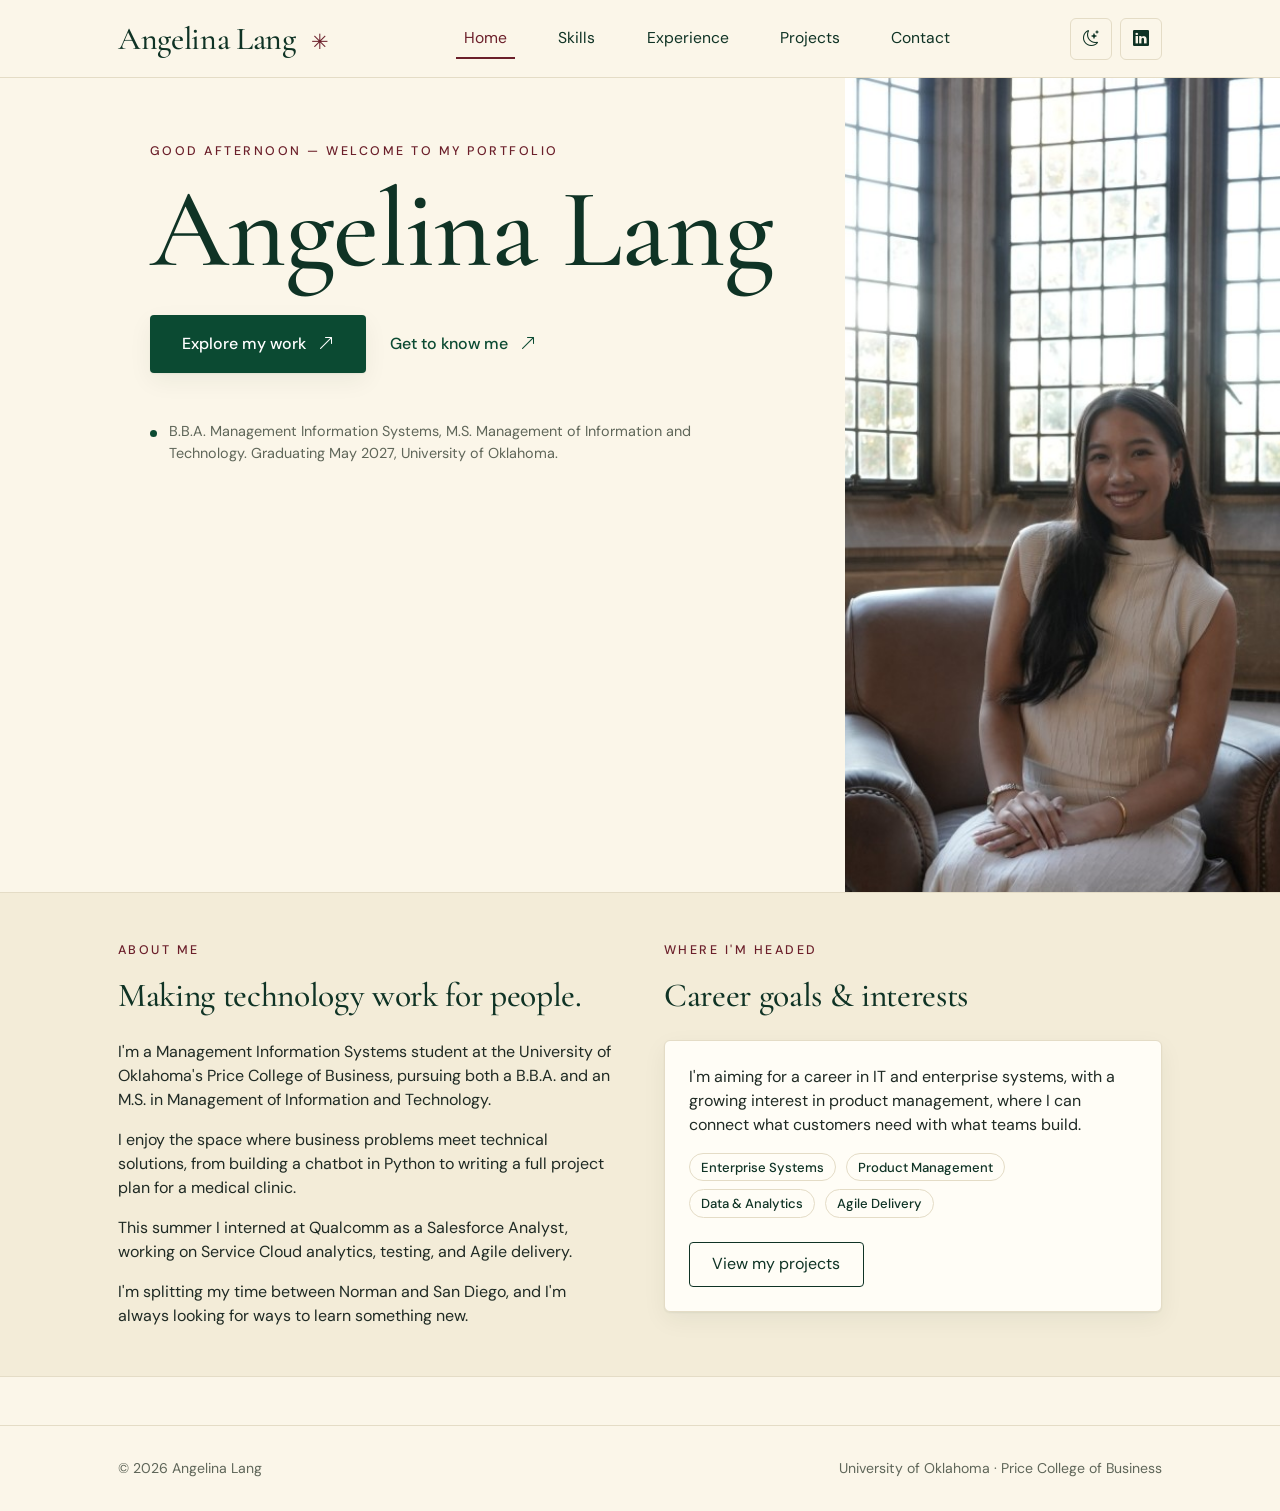
<file: index.html>
<!DOCTYPE html>
<html lang="en" data-theme="light">
<head>
  <meta charset="UTF-8">
  <meta name="viewport" content="width=device-width, initial-scale=1">
  <title>Angelina Lang | Portfolio</title>
  <link rel="preconnect" href="https://fonts.googleapis.com">
  <link href="https://fonts.googleapis.com/css2?family=Cormorant+Garamond:wght@400;500;600&family=DM+Sans:wght@400;500&display=swap" rel="stylesheet">
  <link href="https://cdn.jsdelivr.net/npm/bootstrap@5.3.3/dist/css/bootstrap.min.css" rel="stylesheet">
  <link href="https://cdn.jsdelivr.net/npm/bootstrap-icons@1.11.3/font/bootstrap-icons.min.css" rel="stylesheet">
  <link href="css/style.css" rel="stylesheet">
</head>
<body>

<nav class="navbar navbar-expand-lg site-nav">
  <div class="container-xl px-lg-5">
    <a class="navbar-brand" href="index.html">Angelina Lang <span class="brand-star">&#10035;</span></a>
    <button class="navbar-toggler" type="button" data-bs-toggle="collapse" data-bs-target="#nav" aria-controls="nav" aria-expanded="false" aria-label="Toggle navigation">
      <span class="navbar-toggler-icon"></span>
    </button>
    <div class="collapse navbar-collapse" id="nav">
      <ul class="navbar-nav mx-auto">
        <li class="nav-item"><a class="nav-link active" href="index.html">Home</a></li>
        <li class="nav-item"><a class="nav-link" href="skills.html">Skills</a></li>
        <li class="nav-item"><a class="nav-link" href="experience.html">Experience</a></li>
        <li class="nav-item"><a class="nav-link" href="projects.html">Projects</a></li>
        <li class="nav-item"><a class="nav-link" href="contact.html">Contact</a></li>
      </ul>
      <div class="d-flex gap-2 mt-3 mt-lg-0">
        <button id="themeToggle" class="btn-icon" type="button" aria-label="Toggle dark mode"><i class="bi bi-moon-stars"></i></button>
        <a class="btn-icon" href="https://www.linkedin.com/in/your-linkedin-handle" target="_blank" rel="noopener" aria-label="LinkedIn"><i class="bi bi-linkedin"></i></a>
      </div>
    </div>
  </div>
</nav>

<main>
  <section class="hero position-relative">
    <div class="container-xl px-lg-5">
      <div class="row">
        <div class="col-lg-8">
          <div class="hero-copy d-flex flex-column justify-content-center h-100">
            <p class="eyebrow mb-0" id="greeting">At the intersection of business &amp; technology</p>
            <h1 class="hero-name">Angelina Lang</h1>
            <div class="d-flex flex-wrap align-items-center gap-4 mb-5">
              <a href="projects.html" class="btn btn-forest">Explore my work <i class="bi bi-arrow-up-right ms-2"></i></a>
              <a href="experience.html" class="link-arrow">Get to know me <i class="bi bi-arrow-up-right"></i></a>
            </div>
            <div class="hero-meta">
              <span class="dot"></span>
              <span>B.B.A. Management Information Systems, M.S. Management of Information and Technology. Graduating May 2027, University of Oklahoma.</span>
            </div>
          </div>
        </div>
      </div>
    </div>
    <div class="hero-photo">
      <div class="placeholder">AL</div>
      <img src="images/headshot.jpg" alt="Portrait of Angelina Lang" onerror="this.style.display='none'">
    </div>
  </section>

  <section class="block band">
    <div class="container-xl px-lg-5">
      <div class="row g-5 align-items-start">
        <div class="col-md-6">
          <p class="eyebrow">About me</p>
          <h2 class="section-title">Making technology work for people.</h2>
          <p>I'm a Management Information Systems student at the University of Oklahoma's Price College of Business, pursuing both a B.B.A. and an M.S. in Management of Information and Technology.</p>
          <p>I enjoy the space where business problems meet technical solutions, from building a chatbot in Python to writing a full project plan for a medical clinic.</p>
          <p>This summer I interned at Qualcomm as a Salesforce Analyst, working on Service Cloud analytics, testing, and Agile delivery.</p>
          <p class="mb-0">I'm splitting my time between Norman and San Diego, and I'm always looking for ways to learn something new.</p>
        </div>
        <div class="col-md-6">
          <p class="eyebrow">Where I'm headed</p>
          <h2 class="section-title">Career goals &amp; interests</h2>
          <div class="card lift">
            <div class="card-body p-4">
              <p>I'm aiming for a career in IT and enterprise systems, with a growing interest in product management, where I can connect what customers need with what teams build.</p>
              <div>
                <span class="badge badge-soft">Enterprise Systems</span>
                <span class="badge badge-soft">Product Management</span>
                <span class="badge badge-soft">Data &amp; Analytics</span>
                <span class="badge badge-soft">Agile Delivery</span>
              </div>
              <a href="projects.html" class="btn btn-outline-forest mt-3">View my projects</a>
            </div>
          </div>
        </div>
      </div>
    </div>
  </section>
</main>

<footer class="site-footer">
  <div class="container-xl px-lg-5 d-flex flex-wrap justify-content-between">
    <span>&copy; <span id="year">2026</span> Angelina Lang</span>
    <span>University of Oklahoma &middot; Price College of Business</span>
  </div>
</footer>

<button id="backToTop" type="button" aria-label="Back to top"><i class="bi bi-arrow-up"></i></button>

<script src="https://cdn.jsdelivr.net/npm/bootstrap@5.3.3/dist/js/bootstrap.bundle.min.js"></script>
<script src="js/script.js"></script>
</body>
</html>
</file>
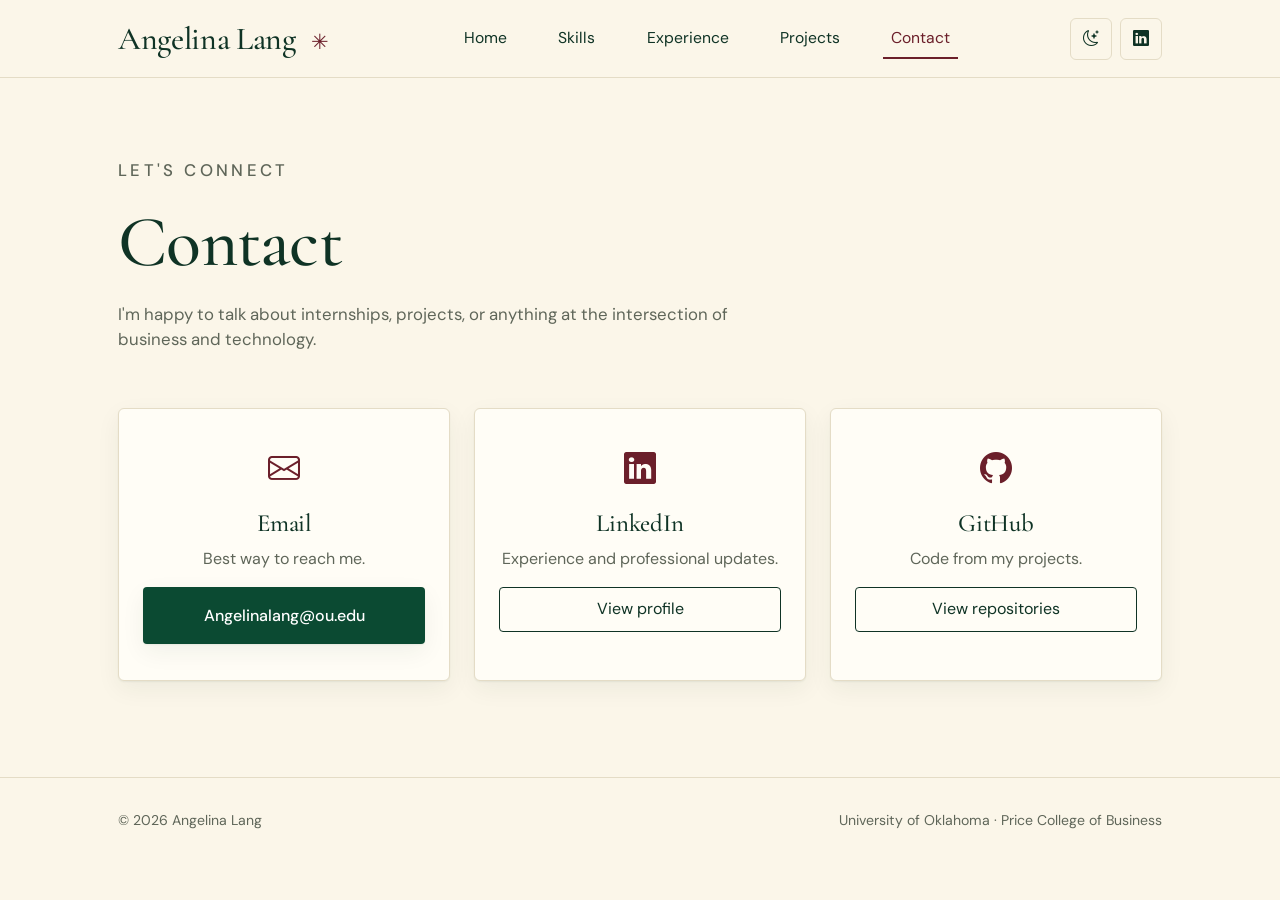
<file: contact.html>
<!DOCTYPE html>
<html lang="en" data-theme="light">
<head>
  <meta charset="UTF-8">
  <meta name="viewport" content="width=device-width, initial-scale=1">
  <title>Contact | Angelina Lang</title>
  <link rel="preconnect" href="https://fonts.googleapis.com">
  <link href="https://fonts.googleapis.com/css2?family=Cormorant+Garamond:wght@400;500;600&family=DM+Sans:wght@400;500&display=swap" rel="stylesheet">
  <link href="https://cdn.jsdelivr.net/npm/bootstrap@5.3.3/dist/css/bootstrap.min.css" rel="stylesheet">
  <link href="https://cdn.jsdelivr.net/npm/bootstrap-icons@1.11.3/font/bootstrap-icons.min.css" rel="stylesheet">
  <link href="css/style.css" rel="stylesheet">
</head>
<body>

<nav class="navbar navbar-expand-lg site-nav">
  <div class="container-xl px-lg-5">
    <a class="navbar-brand" href="index.html">Angelina Lang <span class="brand-star">&#10035;</span></a>
    <button class="navbar-toggler" type="button" data-bs-toggle="collapse" data-bs-target="#nav" aria-controls="nav" aria-expanded="false" aria-label="Toggle navigation">
      <span class="navbar-toggler-icon"></span>
    </button>
    <div class="collapse navbar-collapse" id="nav">
      <ul class="navbar-nav mx-auto">
        <li class="nav-item"><a class="nav-link" href="index.html">Home</a></li>
        <li class="nav-item"><a class="nav-link" href="skills.html">Skills</a></li>
        <li class="nav-item"><a class="nav-link" href="experience.html">Experience</a></li>
        <li class="nav-item"><a class="nav-link" href="projects.html">Projects</a></li>
        <li class="nav-item"><a class="nav-link active" href="contact.html">Contact</a></li>
      </ul>
      <div class="d-flex gap-2 mt-3 mt-lg-0">
        <button id="themeToggle" class="btn-icon" type="button" aria-label="Toggle dark mode"><i class="bi bi-moon-stars"></i></button>
        <a class="btn-icon" href="https://www.linkedin.com/in/your-linkedin-handle" target="_blank" rel="noopener" aria-label="LinkedIn"><i class="bi bi-linkedin"></i></a>
      </div>
    </div>
  </div>
</nav>

<main>
  <header class="page-header">
    <div class="container-xl px-lg-5">
      <p class="eyebrow">Let's connect</p>
      <h1>Contact</h1>
      <p>I'm happy to talk about internships, projects, or anything at the intersection of business and technology.</p>
    </div>
  </header>

  <section class="block pt-0">
    <div class="container-xl px-lg-5">
      <div class="row g-4">
        <div class="col-md-4">
          <div class="card contact-card lift">
            <i class="bi bi-envelope"></i>
            <h3 class="card-title mt-3">Email</h3>
            <p class="text-muted">Best way to reach me.</p>
            <a class="btn btn-forest" href="mailto:Angelinalang@ou.edu">Angelinalang@ou.edu</a>
          </div>
        </div>
        <div class="col-md-4">
          <div class="card contact-card lift">
            <i class="bi bi-linkedin"></i>
            <h3 class="card-title mt-3">LinkedIn</h3>
            <p class="text-muted">Experience and professional updates.</p>
            <a class="btn btn-outline-forest" href="https://www.linkedin.com/in/angelinalang/" target="_blank" rel="noopener">View profile</a>
          </div>
        </div>
        <div class="col-md-4">
          <div class="card contact-card lift">
            <i class="bi bi-github"></i>
            <h3 class="card-title mt-3">GitHub</h3>
            <p class="text-muted">Code from my projects.</p>
            <a class="btn btn-outline-forest" href="https://github.com/angelinalang" target="_blank" rel="noopener">View repositories</a>
          </div>
        </div>
      </div>
    </div>
  </section>
</main>

<footer class="site-footer">
  <div class="container-xl px-lg-5 d-flex flex-wrap justify-content-between">
    <span>&copy; <span id="year">2026</span> Angelina Lang</span>
    <span>University of Oklahoma &middot; Price College of Business</span>
  </div>
</footer>

<button id="backToTop" type="button" aria-label="Back to top"><i class="bi bi-arrow-up"></i></button>

<script src="https://cdn.jsdelivr.net/npm/bootstrap@5.3.3/dist/js/bootstrap.bundle.min.js"></script>
<script src="js/script.js"></script>
</body>
</html>
</file>
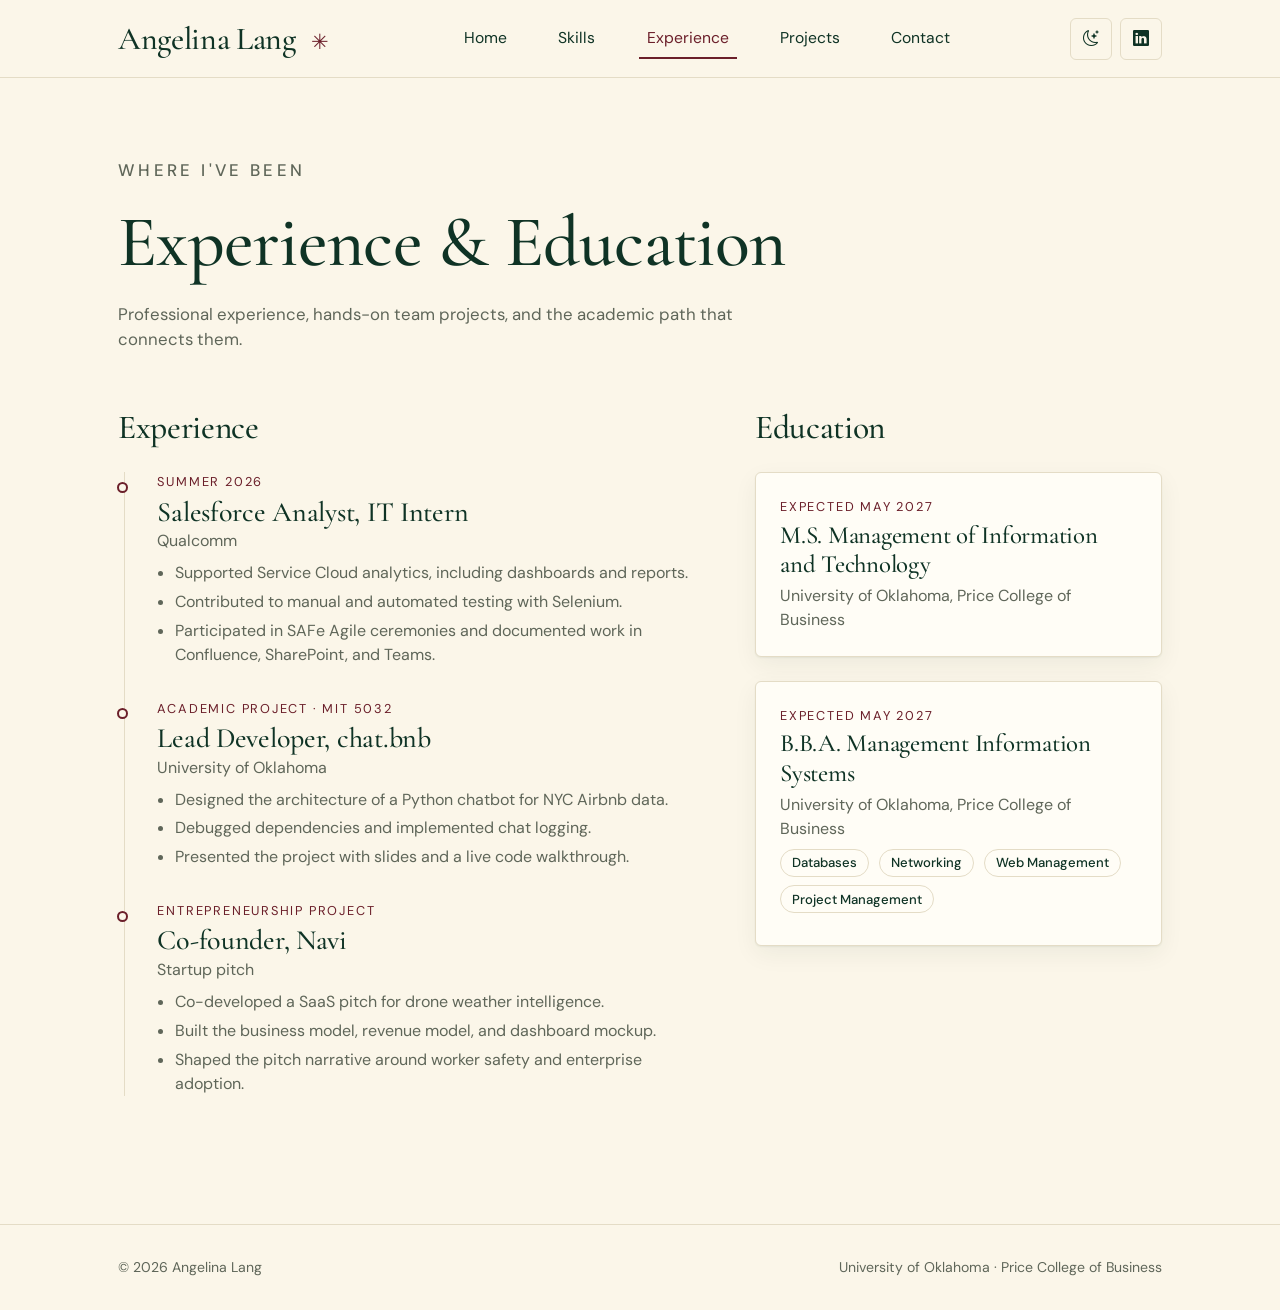
<file: experience.html>
<!DOCTYPE html>
<html lang="en" data-theme="light">
<head>
  <meta charset="UTF-8">
  <meta name="viewport" content="width=device-width, initial-scale=1">
  <title>Experience | Angelina Lang</title>
  <link rel="preconnect" href="https://fonts.googleapis.com">
  <link href="https://fonts.googleapis.com/css2?family=Cormorant+Garamond:wght@400;500;600&family=DM+Sans:wght@400;500&display=swap" rel="stylesheet">
  <link href="https://cdn.jsdelivr.net/npm/bootstrap@5.3.3/dist/css/bootstrap.min.css" rel="stylesheet">
  <link href="https://cdn.jsdelivr.net/npm/bootstrap-icons@1.11.3/font/bootstrap-icons.min.css" rel="stylesheet">
  <link href="css/style.css" rel="stylesheet">
</head>
<body>

<nav class="navbar navbar-expand-lg site-nav">
  <div class="container-xl px-lg-5">
    <a class="navbar-brand" href="index.html">Angelina Lang <span class="brand-star">&#10035;</span></a>
    <button class="navbar-toggler" type="button" data-bs-toggle="collapse" data-bs-target="#nav" aria-controls="nav" aria-expanded="false" aria-label="Toggle navigation">
      <span class="navbar-toggler-icon"></span>
    </button>
    <div class="collapse navbar-collapse" id="nav">
      <ul class="navbar-nav mx-auto">
        <li class="nav-item"><a class="nav-link" href="index.html">Home</a></li>
        <li class="nav-item"><a class="nav-link" href="skills.html">Skills</a></li>
        <li class="nav-item"><a class="nav-link active" href="experience.html">Experience</a></li>
        <li class="nav-item"><a class="nav-link" href="projects.html">Projects</a></li>
        <li class="nav-item"><a class="nav-link" href="contact.html">Contact</a></li>
      </ul>
      <div class="d-flex gap-2 mt-3 mt-lg-0">
        <button id="themeToggle" class="btn-icon" type="button" aria-label="Toggle dark mode"><i class="bi bi-moon-stars"></i></button>
        <a class="btn-icon" href="https://www.linkedin.com/in/your-linkedin-handle" target="_blank" rel="noopener" aria-label="LinkedIn"><i class="bi bi-linkedin"></i></a>
      </div>
    </div>
  </div>
</nav>

<main>
  <header class="page-header">
    <div class="container-xl px-lg-5">
      <p class="eyebrow">Where I've been</p>
      <h1>Experience &amp; Education</h1>
      <p>Professional experience, hands-on team projects, and the academic path that connects them.</p>
    </div>
  </header>

  <section class="block pt-0">
    <div class="container-xl px-lg-5">
      <div class="row g-5">
        <div class="col-lg-7">
          <h2 class="section-title">Experience</h2>
          <div class="timeline">
            <div class="timeline-item">
              <p class="timeline-date mb-1">Summer 2026</p>
              <h3 class="mb-0">Salesforce Analyst, IT Intern</h3>
              <p class="text-muted mb-2">Qualcomm</p>
              <ul>
                <li>Supported Service Cloud analytics, including dashboards and reports.</li>
                <li>Contributed to manual and automated testing with Selenium.</li>
                <li>Participated in SAFe Agile ceremonies and documented work in Confluence, SharePoint, and Teams.</li>
              </ul>
            </div>
            <div class="timeline-item">
              <p class="timeline-date mb-1">Academic project &middot; MIT 5032</p>
              <h3 class="mb-0">Lead Developer, chat.bnb</h3>
              <p class="text-muted mb-2">University of Oklahoma</p>
              <ul>
                <li>Designed the architecture of a Python chatbot for NYC Airbnb data.</li>
                <li>Debugged dependencies and implemented chat logging.</li>
                <li>Presented the project with slides and a live code walkthrough.</li>
              </ul>
            </div>
            <div class="timeline-item">
              <p class="timeline-date mb-1">Entrepreneurship project</p>
              <h3 class="mb-0">Co-founder, Navi</h3>
              <p class="text-muted mb-2">Startup pitch</p>
              <ul>
                <li>Co-developed a SaaS pitch for drone weather intelligence.</li>
                <li>Built the business model, revenue model, and dashboard mockup.</li>
                <li>Shaped the pitch narrative around worker safety and enterprise adoption.</li>
              </ul>
            </div>
          </div>
        </div>

        <div class="col-lg-5">
          <h2 class="section-title">Education</h2>
          <div class="card lift mb-4">
            <div class="card-body p-4">
              <p class="timeline-date mb-1">Expected May 2027</p>
              <h3 class="card-title mb-1">M.S. Management of Information and Technology</h3>
              <p class="text-muted mb-0">University of Oklahoma, Price College of Business</p>
            </div>
          </div>
          <div class="card lift mb-4">
            <div class="card-body p-4">
              <p class="timeline-date mb-1">Expected May 2027</p>
              <h3 class="card-title mb-1">B.B.A. Management Information Systems</h3>
              <p class="text-muted mb-2">University of Oklahoma, Price College of Business</p>
              <span class="badge badge-soft">Databases</span>
              <span class="badge badge-soft">Networking</span>
              <span class="badge badge-soft">Web Management</span>
              <span class="badge badge-soft">Project Management</span>
            </div>
          </div>
        </div>
      </div>
    </div>
  </section>
</main>

<footer class="site-footer">
  <div class="container-xl px-lg-5 d-flex flex-wrap justify-content-between">
    <span>&copy; <span id="year">2026</span> Angelina Lang</span>
    <span>University of Oklahoma &middot; Price College of Business</span>
  </div>
</footer>

<button id="backToTop" type="button" aria-label="Back to top"><i class="bi bi-arrow-up"></i></button>

<script src="https://cdn.jsdelivr.net/npm/bootstrap@5.3.3/dist/js/bootstrap.bundle.min.js"></script>
<script src="js/script.js"></script>
</body>
</html>
</file>
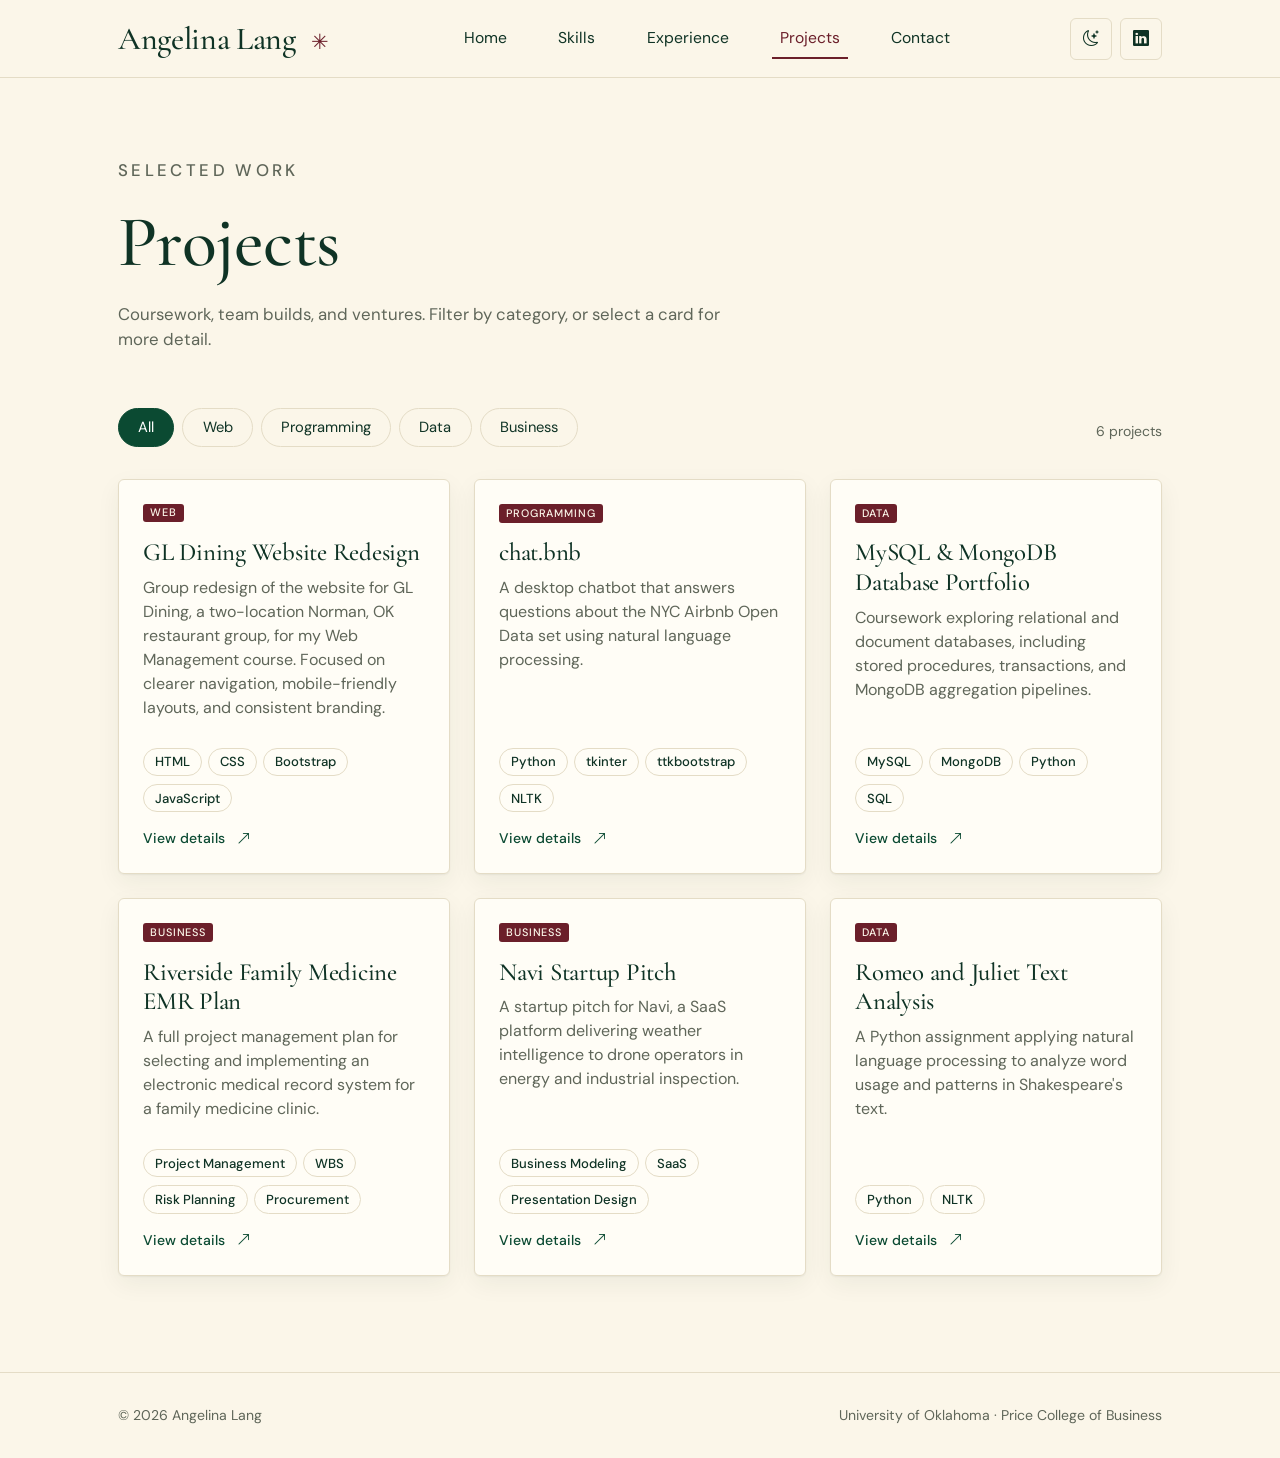
<file: projects.html>
<!DOCTYPE html>
<html lang="en" data-theme="light">
<head>
  <meta charset="UTF-8">
  <meta name="viewport" content="width=device-width, initial-scale=1">
  <title>Projects | Angelina Lang</title>
  <link rel="preconnect" href="https://fonts.googleapis.com">
  <link href="https://fonts.googleapis.com/css2?family=Cormorant+Garamond:wght@400;500;600&family=DM+Sans:wght@400;500&display=swap" rel="stylesheet">
  <link href="https://cdn.jsdelivr.net/npm/bootstrap@5.3.3/dist/css/bootstrap.min.css" rel="stylesheet">
  <link href="https://cdn.jsdelivr.net/npm/bootstrap-icons@1.11.3/font/bootstrap-icons.min.css" rel="stylesheet">
  <link href="css/style.css" rel="stylesheet">
</head>
<body>

<nav class="navbar navbar-expand-lg site-nav">
  <div class="container-xl px-lg-5">
    <a class="navbar-brand" href="index.html">Angelina Lang <span class="brand-star">&#10035;</span></a>
    <button class="navbar-toggler" type="button" data-bs-toggle="collapse" data-bs-target="#nav" aria-controls="nav" aria-expanded="false" aria-label="Toggle navigation">
      <span class="navbar-toggler-icon"></span>
    </button>
    <div class="collapse navbar-collapse" id="nav">
      <ul class="navbar-nav mx-auto">
        <li class="nav-item"><a class="nav-link" href="index.html">Home</a></li>
        <li class="nav-item"><a class="nav-link" href="skills.html">Skills</a></li>
        <li class="nav-item"><a class="nav-link" href="experience.html">Experience</a></li>
        <li class="nav-item"><a class="nav-link active" href="projects.html">Projects</a></li>
        <li class="nav-item"><a class="nav-link" href="contact.html">Contact</a></li>
      </ul>
      <div class="d-flex gap-2 mt-3 mt-lg-0">
        <button id="themeToggle" class="btn-icon" type="button" aria-label="Toggle dark mode"><i class="bi bi-moon-stars"></i></button>
        <a class="btn-icon" href="https://www.linkedin.com/in/your-linkedin-handle" target="_blank" rel="noopener" aria-label="LinkedIn"><i class="bi bi-linkedin"></i></a>
      </div>
    </div>
  </div>
</nav>

<main>
  <header class="page-header">
    <div class="container-xl px-lg-5">
      <p class="eyebrow">Selected work</p>
      <h1>Projects</h1>
      <p>Coursework, team builds, and ventures. Filter by category, or select a card for more detail.</p>
    </div>
  </header>

  <section class="block pt-0">
    <div class="container-xl px-lg-5">
      <div class="d-flex flex-wrap justify-content-between align-items-center mb-4">
        <div id="filterBar" class="filter-bar" role="group" aria-label="Filter projects by category"></div>
        <span id="projectCount" class="text-muted small"></span>
      </div>
      <div class="row g-4" id="projectGrid"></div>
    </div>
  </section>
</main>

<!-- Project details modal -->
<div class="modal fade" id="projectModal" tabindex="-1" aria-labelledby="modalTitle" aria-hidden="true">
  <div class="modal-dialog modal-dialog-centered modal-lg">
    <div class="modal-content">
      <div class="modal-header">
        <div>
          <span class="badge badge-cat mb-2" id="modalCategory"></span>
          <h2 class="modal-title" id="modalTitle"></h2>
        </div>
        <button type="button" class="btn-close" data-bs-dismiss="modal" aria-label="Close"></button>
      </div>
      <div class="modal-body">
        <p id="modalDescription"></p>
        <p class="text-muted" id="modalDetails"></p>
        <div id="modalTech"></div>
      </div>
      <div class="modal-footer">
        <button type="button" class="btn btn-outline-forest" data-bs-dismiss="modal">Close</button>
      </div>
    </div>
  </div>
</div>

<footer class="site-footer">
  <div class="container-xl px-lg-5 d-flex flex-wrap justify-content-between">
    <span>&copy; <span id="year">2026</span> Angelina Lang</span>
    <span>University of Oklahoma &middot; Price College of Business</span>
  </div>
</footer>

<button id="backToTop" type="button" aria-label="Back to top"><i class="bi bi-arrow-up"></i></button>

<script src="https://cdn.jsdelivr.net/npm/bootstrap@5.3.3/dist/js/bootstrap.bundle.min.js"></script>
<script src="js/script.js"></script>
</body>
</html>
</file>
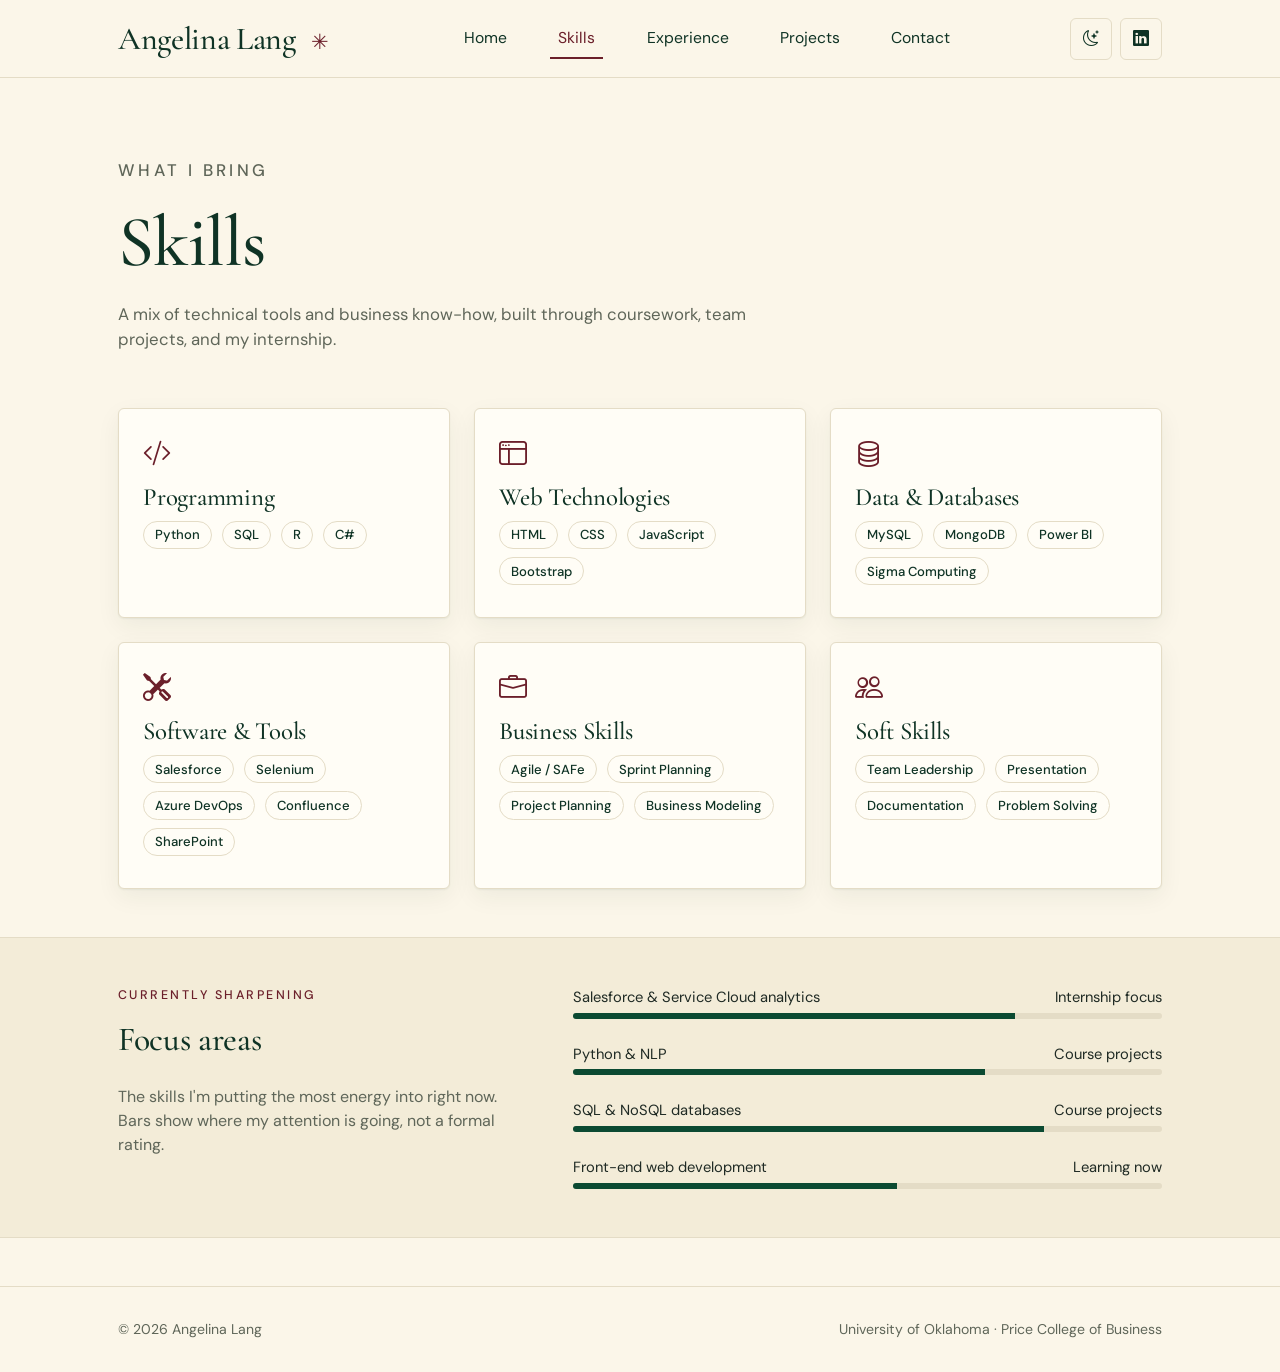
<file: skills.html>
<!DOCTYPE html>
<html lang="en" data-theme="light">
<head>
  <meta charset="UTF-8">
  <meta name="viewport" content="width=device-width, initial-scale=1">
  <title>Skills | Angelina Lang</title>
  <link rel="preconnect" href="https://fonts.googleapis.com">
  <link href="https://fonts.googleapis.com/css2?family=Cormorant+Garamond:wght@400;500;600&family=DM+Sans:wght@400;500&display=swap" rel="stylesheet">
  <link href="https://cdn.jsdelivr.net/npm/bootstrap@5.3.3/dist/css/bootstrap.min.css" rel="stylesheet">
  <link href="https://cdn.jsdelivr.net/npm/bootstrap-icons@1.11.3/font/bootstrap-icons.min.css" rel="stylesheet">
  <link href="css/style.css" rel="stylesheet">
</head>
<body>

<nav class="navbar navbar-expand-lg site-nav">
  <div class="container-xl px-lg-5">
    <a class="navbar-brand" href="index.html">Angelina Lang <span class="brand-star">&#10035;</span></a>
    <button class="navbar-toggler" type="button" data-bs-toggle="collapse" data-bs-target="#nav" aria-controls="nav" aria-expanded="false" aria-label="Toggle navigation">
      <span class="navbar-toggler-icon"></span>
    </button>
    <div class="collapse navbar-collapse" id="nav">
      <ul class="navbar-nav mx-auto">
        <li class="nav-item"><a class="nav-link" href="index.html">Home</a></li>
        <li class="nav-item"><a class="nav-link active" href="skills.html">Skills</a></li>
        <li class="nav-item"><a class="nav-link" href="experience.html">Experience</a></li>
        <li class="nav-item"><a class="nav-link" href="projects.html">Projects</a></li>
        <li class="nav-item"><a class="nav-link" href="contact.html">Contact</a></li>
      </ul>
      <div class="d-flex gap-2 mt-3 mt-lg-0">
        <button id="themeToggle" class="btn-icon" type="button" aria-label="Toggle dark mode"><i class="bi bi-moon-stars"></i></button>
        <a class="btn-icon" href="https://www.linkedin.com/in/your-linkedin-handle" target="_blank" rel="noopener" aria-label="LinkedIn"><i class="bi bi-linkedin"></i></a>
      </div>
    </div>
  </div>
</nav>

<main>
  <header class="page-header">
    <div class="container-xl px-lg-5">
      <p class="eyebrow">What I bring</p>
      <h1>Skills</h1>
      <p>A mix of technical tools and business know-how, built through coursework, team projects, and my internship.</p>
    </div>
  </header>

  <section class="block pt-0">
    <div class="container-xl px-lg-5">
      <div class="row g-4">
        <div class="col-md-6 col-lg-4">
          <div class="card lift h-100"><div class="card-body p-4">
            <i class="bi bi-code-slash fs-3" style="color:var(--burgundy)"></i>
            <h3 class="card-title mt-2">Programming</h3>
            <span class="badge badge-soft">Python</span>
            <span class="badge badge-soft">SQL</span>
            <span class="badge badge-soft">R</span>
            <span class="badge badge-soft">C#</span>
          </div></div>
        </div>
        <div class="col-md-6 col-lg-4">
          <div class="card lift h-100"><div class="card-body p-4">
            <i class="bi bi-window-sidebar fs-3" style="color:var(--burgundy)"></i>
            <h3 class="card-title mt-2">Web Technologies</h3>
            <span class="badge badge-soft">HTML</span>
            <span class="badge badge-soft">CSS</span>
            <span class="badge badge-soft">JavaScript</span>
            <span class="badge badge-soft">Bootstrap</span>
          </div></div>
        </div>
        <div class="col-md-6 col-lg-4">
          <div class="card lift h-100"><div class="card-body p-4">
            <i class="bi bi-database fs-3" style="color:var(--burgundy)"></i>
            <h3 class="card-title mt-2">Data &amp; Databases</h3>
            <span class="badge badge-soft">MySQL</span>
            <span class="badge badge-soft">MongoDB</span>
            <span class="badge badge-soft">Power BI</span>
            <span class="badge badge-soft">Sigma Computing</span>
          </div></div>
        </div>
        <div class="col-md-6 col-lg-4">
          <div class="card lift h-100"><div class="card-body p-4">
            <i class="bi bi-tools fs-3" style="color:var(--burgundy)"></i>
            <h3 class="card-title mt-2">Software &amp; Tools</h3>
            <span class="badge badge-soft">Salesforce</span>
            <span class="badge badge-soft">Selenium</span>
            <span class="badge badge-soft">Azure DevOps</span>
            <span class="badge badge-soft">Confluence</span>
            <span class="badge badge-soft">SharePoint</span>
          </div></div>
        </div>
        <div class="col-md-6 col-lg-4">
          <div class="card lift h-100"><div class="card-body p-4">
            <i class="bi bi-briefcase fs-3" style="color:var(--burgundy)"></i>
            <h3 class="card-title mt-2">Business Skills</h3>
            <span class="badge badge-soft">Agile / SAFe</span>
            <span class="badge badge-soft">Sprint Planning</span>
            <span class="badge badge-soft">Project Planning</span>
            <span class="badge badge-soft">Business Modeling</span>
          </div></div>
        </div>
        <div class="col-md-6 col-lg-4">
          <div class="card lift h-100"><div class="card-body p-4">
            <i class="bi bi-people fs-3" style="color:var(--burgundy)"></i>
            <h3 class="card-title mt-2">Soft Skills</h3>
            <span class="badge badge-soft">Team Leadership</span>
            <span class="badge badge-soft">Presentation</span>
            <span class="badge badge-soft">Documentation</span>
            <span class="badge badge-soft">Problem Solving</span>
          </div></div>
        </div>
      </div>
    </div>
  </section>

  <section class="block band">
    <div class="container-xl px-lg-5">
      <div class="row g-5">
        <div class="col-lg-5">
          <p class="eyebrow">Currently sharpening</p>
          <h2 class="section-title">Focus areas</h2>
          <p class="text-muted">The skills I'm putting the most energy into right now. Bars show where my attention is going, not a formal rating.</p>
        </div>
        <div class="col-lg-7">
          <div class="mb-4">
            <div class="skill-label"><span>Salesforce &amp; Service Cloud analytics</span><span>Internship focus</span></div>
            <div class="progress"><div class="progress-bar" style="width:75%"></div></div>
          </div>
          <div class="mb-4">
            <div class="skill-label"><span>Python &amp; NLP</span><span>Course projects</span></div>
            <div class="progress"><div class="progress-bar" style="width:70%"></div></div>
          </div>
          <div class="mb-4">
            <div class="skill-label"><span>SQL &amp; NoSQL databases</span><span>Course projects</span></div>
            <div class="progress"><div class="progress-bar" style="width:80%"></div></div>
          </div>
          <div class="mb-0">
            <div class="skill-label"><span>Front-end web development</span><span>Learning now</span></div>
            <div class="progress"><div class="progress-bar" style="width:55%"></div></div>
          </div>
        </div>
      </div>
    </div>
  </section>
</main>

<footer class="site-footer">
  <div class="container-xl px-lg-5 d-flex flex-wrap justify-content-between">
    <span>&copy; <span id="year">2026</span> Angelina Lang</span>
    <span>University of Oklahoma &middot; Price College of Business</span>
  </div>
</footer>

<button id="backToTop" type="button" aria-label="Back to top"><i class="bi bi-arrow-up"></i></button>

<script src="https://cdn.jsdelivr.net/npm/bootstrap@5.3.3/dist/js/bootstrap.bundle.min.js"></script>
<script src="js/script.js"></script>
</body>
</html>
</file>
<file: css/style.css>
/* ============================================================
   Angelina Lang — Portfolio
   Palette: cream / forest green / burgundy. Serif display + clean sans.
   ============================================================ */
:root {
  --cream: #fbf6e9;
  --cream-deep: #f3ecd8;
  --card: #fffdf6;
  --forest: #0f3325;
  --forest-btn: #0b4a32;
  --burgundy: #6b1f2a;
  --ink: #1f2a24;
  --muted: #5f6659;
  --line: #e4dcc6;
  --shadow: 0 1px 2px rgba(15, 51, 37, .06), 0 8px 24px rgba(15, 51, 37, .06);
}

[data-theme="dark"] {
  --cream: #0d1a14;
  --cream-deep: #12231b;
  --card: #152a20;
  --forest: #e9e2cc;
  --forest-btn: #2f7a57;
  --burgundy: #e59aa6;
  --ink: #ece6d4;
  --muted: #a9b0a2;
  --line: #264236;
  --shadow: 0 1px 2px rgba(0, 0, 0, .3), 0 8px 24px rgba(0, 0, 0, .25);
}

html { scroll-behavior: smooth; }

body {
  font-family: "DM Sans", system-ui, sans-serif;
  background: var(--cream);
  color: var(--ink);
  transition: background .3s, color .3s;
}

h1, h2, h3, h4, .display-serif, .navbar-brand {
  font-family: "Cormorant Garamond", Georgia, serif;
  color: var(--forest);
  font-weight: 500;
  letter-spacing: -.01em;
}

a { color: var(--forest-btn); }

.eyebrow {
  font-size: .78rem;
  letter-spacing: .2em;
  text-transform: uppercase;
  color: var(--burgundy);
  font-weight: 500;
}

/* ---------- Navbar ---------- */
.site-nav {
  background: var(--cream);
  border-bottom: 1px solid var(--line);
  padding: 1.1rem 0;
}
.site-nav .navbar-brand {
  font-size: 2rem;
  line-height: 1;
}
.site-nav .brand-star { color: var(--burgundy); font-size: 1.3rem; margin-left: .5rem; }
.site-nav .nav-link {
  color: var(--forest);
  padding: .5rem 0;
  margin: 0 1.1rem;
  border-bottom: 2px solid transparent;
  font-size: .98rem;
}
.site-nav .nav-link:hover { color: var(--burgundy); }
.site-nav .nav-link.active {
  color: var(--burgundy);
  border-bottom-color: var(--burgundy);
}
.navbar-toggler { border-color: var(--line); }
.navbar-toggler-icon { filter: none; }
[data-theme="dark"] .navbar-toggler-icon { filter: invert(1); }

.btn-icon {
  background: transparent;
  border: 1px solid var(--line);
  color: var(--forest);
  border-radius: 6px;
  width: 42px; height: 42px;
  display: inline-flex; align-items: center; justify-content: center;
}
.btn-icon:hover { border-color: var(--forest); }

/* ---------- Buttons ---------- */
.btn-forest {
  background: var(--forest-btn);
  color: #fff;
  border: 0;
  border-radius: 4px;
  padding: 1.05rem 2rem;
  font-weight: 500;
  box-shadow: var(--shadow);
}
.btn-forest:hover { background: var(--forest); color: var(--cream); }
[data-theme="dark"] .btn-forest:hover { color: #0d1a14; }

.btn-outline-forest {
  border: 1px solid var(--forest);
  color: var(--forest);
  border-radius: 4px;
  padding: .6rem 1.4rem;
  background: transparent;
}
.btn-outline-forest:hover { background: var(--forest); color: var(--cream); }

.link-arrow {
  color: var(--forest-btn);
  text-decoration: none;
  font-weight: 500;
}
.link-arrow i { margin-left: .5rem; transition: transform .2s; display: inline-block; }
.link-arrow:hover i { transform: translate(3px, -3px); }

/* ---------- Hero ---------- */
.hero { min-height: calc(100vh - 86px); }
.hero-copy { padding: 4rem 0 4rem 0; }
.hero-name {
  font-size: clamp(3.5rem, 9vw, 7rem);
  line-height: .95;
  margin: 1rem 0 2rem;
}
.hero-meta { color: var(--muted); font-size: .9rem; display: flex; gap: .75rem; max-width: 36rem; }
.hero-meta .dot {
  flex: none; width: 7px; height: 7px; border-radius: 50%;
  background: var(--forest-btn); margin-top: .55rem;
}
.hero-photo {
  position: relative;
  min-height: 420px;
  height: 100%;
  background: linear-gradient(160deg, var(--cream-deep), var(--line));
  overflow: hidden;
}
.hero-photo img {
  position: absolute; inset: 0;
  width: 100%; height: 100%; object-fit: cover;
}
.hero-photo .placeholder {
  position: absolute; inset: 0;
  display: flex; align-items: center; justify-content: center;
  font-family: "Cormorant Garamond", serif;
  font-size: 9rem; color: var(--forest); opacity: .25;
}
@media (min-width: 992px) {
  .hero-photo { position: absolute; top: 0; right: 0; bottom: 0; width: 34%; }
  .hero-copy { padding-left: 2rem; }
}

/* ---------- Sections ---------- */
.page-header { padding: 5rem 0 2.5rem; }
.page-header h1 { font-size: clamp(2.6rem, 6vw, 4.5rem); margin: .75rem 0 1rem; }
.page-header p { color: var(--muted); max-width: 40rem; font-size: 1.05rem; }

section.block { padding: 3rem 0; }
.section-title { font-size: 2.1rem; margin-bottom: 1.5rem; }
.band { background: var(--cream-deep); border-block: 1px solid var(--line); }

/* ---------- Cards ---------- */
.card {
  background: var(--card);
  border: 1px solid var(--line);
  border-radius: 6px;
  box-shadow: var(--shadow);
  color: var(--ink);
}
.card-title { font-family: "Cormorant Garamond", serif; font-size: 1.55rem; color: var(--forest); }
.card .text-muted, .text-muted { color: var(--muted) !important; }
.lift { transition: transform .2s, box-shadow .2s; }
.lift:hover { transform: translateY(-3px); box-shadow: 0 2px 4px rgba(15,51,37,.08), 0 14px 32px rgba(15,51,37,.1); }

/* ---------- Badges ---------- */
.badge-soft {
  background: transparent;
  border: 1px solid var(--line);
  color: var(--forest);
  font-weight: 500;
  padding: .5em .85em;
  border-radius: 999px;
  margin: 0 .35rem .5rem 0;
  font-size: .82rem;
}
.badge-cat {
  background: var(--burgundy);
  color: var(--cream);
  font-weight: 500;
  letter-spacing: .08em;
  text-transform: uppercase;
  font-size: .68rem;
  border-radius: 3px;
}
[data-theme="dark"] .badge-cat { color: #0d1a14; }

/* ---------- Progress ---------- */
.progress { height: 6px; background: var(--line); border-radius: 99px; }
.progress-bar { background: var(--forest-btn); }
.skill-label { display: flex; justify-content: space-between; font-size: .92rem; margin-bottom: .3rem; }

/* ---------- Timeline ---------- */
.timeline { border-left: 1px solid var(--line); padding-left: 2rem; margin-left: .4rem; }
.timeline-item { position: relative; margin-bottom: 2rem; }
.timeline-item::before {
  content: ""; position: absolute; left: -2.55rem; top: .6rem;
  width: 11px; height: 11px; border-radius: 50%;
  background: var(--cream); border: 2px solid var(--burgundy);
}
.timeline-date { font-size: .8rem; letter-spacing: .14em; text-transform: uppercase; color: var(--burgundy); }
.timeline ul { color: var(--muted); padding-left: 1.1rem; margin: 0; }
.timeline li { margin-bottom: .3rem; }

/* ---------- Project filter ---------- */
.filter-bar .btn {
  border: 1px solid var(--line);
  color: var(--forest);
  border-radius: 999px;
  padding: .45rem 1.2rem;
  margin: 0 .5rem .5rem 0;
  background: transparent;
  font-size: .92rem;
}
.filter-bar .btn.active, .filter-bar .btn:hover {
  background: var(--forest-btn); color: #fff; border-color: var(--forest-btn);
}
.project-card .card-body { display: flex; flex-direction: column; }
.project-card .tech { margin-top: auto; padding-top: .75rem; }
.project-card { cursor: pointer; }
.fade-in { animation: fade .35s ease both; }
@keyframes fade { from { opacity: 0; transform: translateY(8px); } to { opacity: 1; transform: none; } }

/* ---------- Modal ---------- */
.modal-content { background: var(--card); border: 1px solid var(--line); border-radius: 6px; color: var(--ink); }
.modal-header, .modal-footer { border-color: var(--line); }
.modal-title { font-family: "Cormorant Garamond", serif; font-size: 1.8rem; color: var(--forest); }
[data-theme="dark"] .btn-close { filter: invert(1); }

/* ---------- Contact ---------- */
.contact-card { text-align: center; padding: 2.25rem 1.5rem; height: 100%; }
.contact-card i { font-size: 2rem; color: var(--burgundy); }

/* ---------- Footer / back to top ---------- */
.site-footer { border-top: 1px solid var(--line); padding: 2rem 0; color: var(--muted); font-size: .88rem; margin-top: 3rem; }
#backToTop {
  position: fixed; right: 1.25rem; bottom: 1.25rem;
  width: 44px; height: 44px; border-radius: 50%;
  background: var(--forest-btn); color: #fff; border: 0;
  box-shadow: var(--shadow);
  opacity: 0; pointer-events: none; transition: opacity .25s;
}
#backToTop.show { opacity: 1; pointer-events: auto; }
</file>
